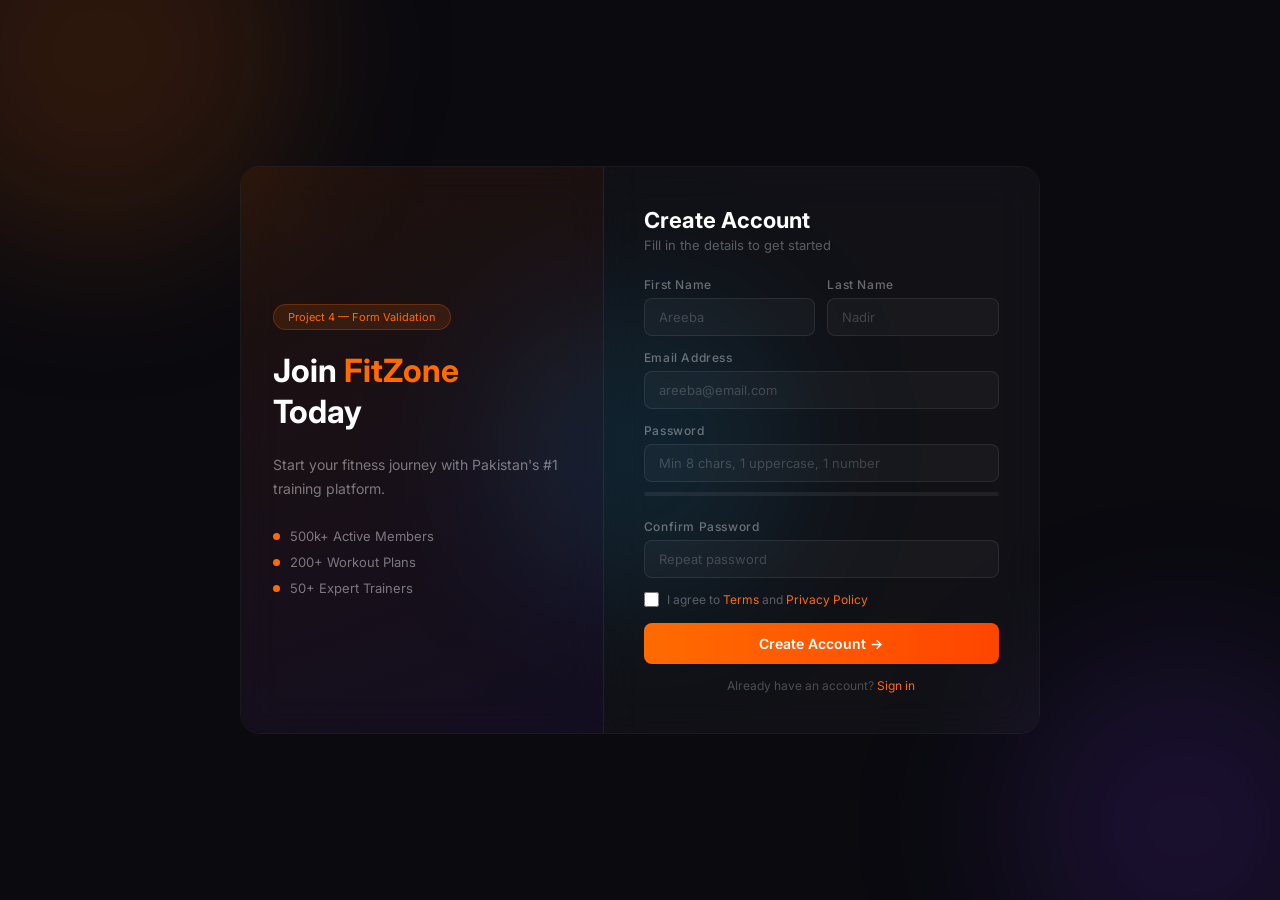
<file: project 4/index.html>
<!DOCTYPE html>
<html lang="en">

<head>
    <meta charset="UTF-8">
    <meta name="viewport" content="width=device-width, initial-scale=1.0">
    <title>FitZone - Create Account</title>
    <link rel="stylesheet" href="style.css">
    <link href="https://fonts.googleapis.com/css2?family=Inter:wght@400;500;600;700&display=swap" rel="stylesheet">

</head>

<body>
    <main class="page">
        <div class="blob1"></div>
        <div class="blob2"></div>
        <div class="blob3"></div>

        <div class="card">
            <div class="left">
                <span class="left-badge">Project 4 — Form Validation</span>
                <h1>Join <span>FitZone</span><br>Today</h1>
                <p>Start your fitness journey with Pakistan's #1 training platform.</p>
                <ul class="left-stats">
                    <li><span class="stat-dot"></span>500k+ Active Members</li>
                    <li><span class="stat-dot"></span>200+ Workout Plans</li>
                    <li><span class="stat-dot"></span>50+ Expert Trainers</li>
                </ul>
            </div>

            <div class="right">

                <h2>Create Account</h2>
                <p class="form-sub">Fill in the details to get started</p>

                <div class="success-msg" id="successBox">
                    ✅ Account created! Welcome to FitZone!
                </div>

                <form id="registerForm" novalidate>

                    <div class="row">
                        <div class="field">
                            <label for="fname">First Name</label>
                            <input type="text" id="fname" placeholder="Areeba">
                            <span class="err-msg" id="fnameErr">❌ Required!</span>
                        </div>
                        <div class="field">
                            <label for="lname">Last Name</label>
                            <input type="text" id="lname" placeholder="Nadir">
                            <span class="err-msg" id="lnameErr">❌ Required!</span>
                        </div>
                    </div>
                    <div class="field">
                        <label for="email">Email Address</label>
                        <input type="email" id="email" placeholder="areeba@email.com">
                        <span class="err-msg" id="emailErr">❌ Valid email required!</span>
                    </div>

                    <div class="field">
                        <label for="password">Password</label>
                        <input type="password" id="password" placeholder="Min 8 chars, 1 uppercase, 1 number">
                        <div class="bar-wrap">
                            <div class="bar-fill" id="barFill"></div>
                        </div>
                        <span class="bar-label" id="barLabel"></span>
                        <span class="err-msg" id="passErr">❌ Strong password required!</span>
                    </div>
                    <div class="field">
                        <label for="confirm">Confirm Password</label>
                        <input type="password" id="confirm" placeholder="Repeat password">
                        <span class="err-msg" id="confirmErr">❌ Passwords do not match!</span>
                    </div>

                    <div class="terms">
                        <input type="checkbox" id="terms">
                        <label for="terms">I agree to <a href="#">Terms</a> and <a href="#">Privacy Policy</a></label>
                    </div>

                    <button type="submit" class="submit-btn">Create Account →</button>

                </form>
                <p class="login-link">Already have an account? <a href="#">Sign in</a></p>

            </div>

        </div>

    </main>

    <script src="script.js"></script>
</body>

</html>
</file>
<file: project 4/style.css>
* {
    margin: 0;
    padding: 0;
    box-sizing: border-box;
}

body {
    font-family: 'Inter', sans-serif;
}

.page {
    min-height: 100vh;
    background-color: #0a0a0f;
    display: flex;
    align-items: center;
    justify-content: center;
    padding: 2rem;
    position: relative;
    overflow: hidden;
}

.blob1 {
    position: absolute;
    width: 400px;
    height: 400px;
    border-radius: 50%;
    background: #ff6b0025;
    top: -150px;
    left: -100px;
    filter: blur(80px);
}

.blob2 {
    position: absolute;
    width: 350px;
    height: 350px;
    border-radius: 50%;
    background: #7c3aed25;
    bottom: -100px;
    right: -80px;
    filter: blur(80px);
}

.blob3 {
    position: absolute;
    width: 300px;
    height: 300px;
    border-radius: 50%;
    background: #0ea5e920;
    top: 50%;
    left: 50%;
    transform: translate(-50%, -50%);
    filter: blur(70px);
}

.card {
    display: grid;
    grid-template-columns: 1fr 1.2fr;
    width: 100%;
    max-width: 800px;
    border-radius: 20px;
    overflow: hidden;
    border: 1px solid #ffffff10;
    position: relative;
    z-index: 1;
}

.left {
    background: linear-gradient(160deg, #ff6b0015, #7c3aed15);
    backdrop-filter: blur(20px);
    padding: 3rem 2rem;
    display: flex;
    flex-direction: column;
    justify-content: center;
    gap: 20px;
    border-right: 1px solid #ffffff10;
}

.left-badge {
    background: #ff6b0020;
    border: 1px solid #ff6b0040;
    color: #ff6b00;
    font-size: 11px;
    padding: 5px 14px;
    border-radius: 20px;
    display: inline-block;
    width: fit-content;
}

.left h1 {
    font-size: clamp(24px, 3vw, 32px);
    font-weight: 700;
    color: #ffffff;
    line-height: 1.3;
    font-family: 'Inter', sans-serif;
}

.left h1 span {
    color: #ff6b00;
}

.left p {
    font-size: 14px;
    color: #ffffff70;
    line-height: 1.7;
}

.left-stats {
    list-style: none;
    display: flex;
    flex-direction: column;
    gap: 10px;
    margin-top: 8px;
}

.left-stats li {
    display: flex;
    align-items: center;
    gap: 10px;
    font-size: 13px;
    color: #ffffff70;
}

.stat-dot {
    width: 7px;
    height: 7px;
    border-radius: 50%;
    background: #ff6b00;
    flex-shrink: 0;
}

.right {
    background: #ffffff08;
    backdrop-filter: blur(20px);
    padding: 2.5rem;
}

.right h2 {
    font-size: 22px;
    font-weight: 700;
    color: #ffffff;
    margin-bottom: 4px;
}

.form-sub {
    font-size: 13px;
    color: #ffffff50;
    margin-bottom: 1.5rem;
}

.success-msg {
    background: #16a34a20;
    border: 1px solid #16a34a40;
    border-radius: 8px;
    padding: 12px;
    font-size: 13px;
    color: #86efac;
    text-align: center;
    display: none;
    margin-bottom: 16px;
}

.success-msg.is-visible {
    display: block;
}

.row {
    display: grid;
    grid-template-columns: 1fr 1fr;
    gap: 12px;
}

.field {
    display: flex;
    flex-direction: column;
    gap: 6px;
    margin-bottom: 14px;
}

.field label {
    font-size: 12px;
    font-weight: 500;
    color: #ffffff60;
    letter-spacing: 0.05em;
}

.field input {
    background: #ffffff08;
    border: 1px solid #ffffff15;
    border-radius: 8px;
    padding: 10px 14px;
    font-size: 13px;
    color: #ffffff;
    font-family: 'Inter', sans-serif;
    outline: none;
    transition: border-color 0.3s ease, background 0.3s ease;
    width: 100%;
}

.field input::placeholder {
    color: #ffffff30;
}

.field input:focus {
    border-color: #ff6b00;
    background: #ffffff10;
}

.field input.is-error {
    border-color: #ef4444;
}

.err-msg {
    font-size: 11px;
    color: #f87171;
    display: none;
}

.err-msg.is-visible {
    display: block;
}

.bar-wrap {
    height: 4px;
    background: #ffffff10;
    border-radius: 2px;
    overflow: hidden;
    margin-top: 4px;
}

.bar-fill {
    height: 100%;
    width: 0%;
    border-radius: 2px;
    transition: width 0.3s ease, background 0.3s ease;
}

.bar-label {
    font-size: 11px;
    color: #ffffff40;
    margin-top: 3px;
}

.terms {
    display: flex;
    align-items: center;
    gap: 8px;
    font-size: 12px;
    color: #ffffff50;
    margin-bottom: 16px;
}

.terms input {
    width: 15px;
    height: 15px;
    accent-color: #ff6b00;
    cursor: pointer;
}

.terms a {
    color: #ff6b00;
    text-decoration: none;
}

.submit-btn {
    width: 100%;
    background: linear-gradient(90deg, #ff6b00, #ff4500);
    color: #ffffff;
    border: none;
    padding: 12px;
    border-radius: 8px;
    font-size: 14px;
    font-weight: 600;
    cursor: pointer;
    font-family: 'Inter', sans-serif;
    transition: opacity 0.3s ease, transform 0.3s ease;
}

.submit-btn:hover {
    opacity: 0.9;
    transform: translateY(-2px);
}

.login-link {
    text-align: center;
    font-size: 12px;
    color: #ffffff40;
    margin-top: 14px;
}

.login-link a {
    color: #ff6b00;
    text-decoration: none;
}

@media (max-width: 768px) {
    .card {
        grid-template-columns: 1fr;
    }

    .left {
        padding: 2rem;
        border-right: none;
        border-bottom: 1px solid #ffffff10;
    }

    .right {
        padding: 2rem;
    }

    .row {
        grid-template-columns: 1fr;
    }
}

@media (max-width: 480px) {
    .page {
        padding: 1rem;
    }

    .left h1 {
        font-size: 22px;
    }
}
</file>
